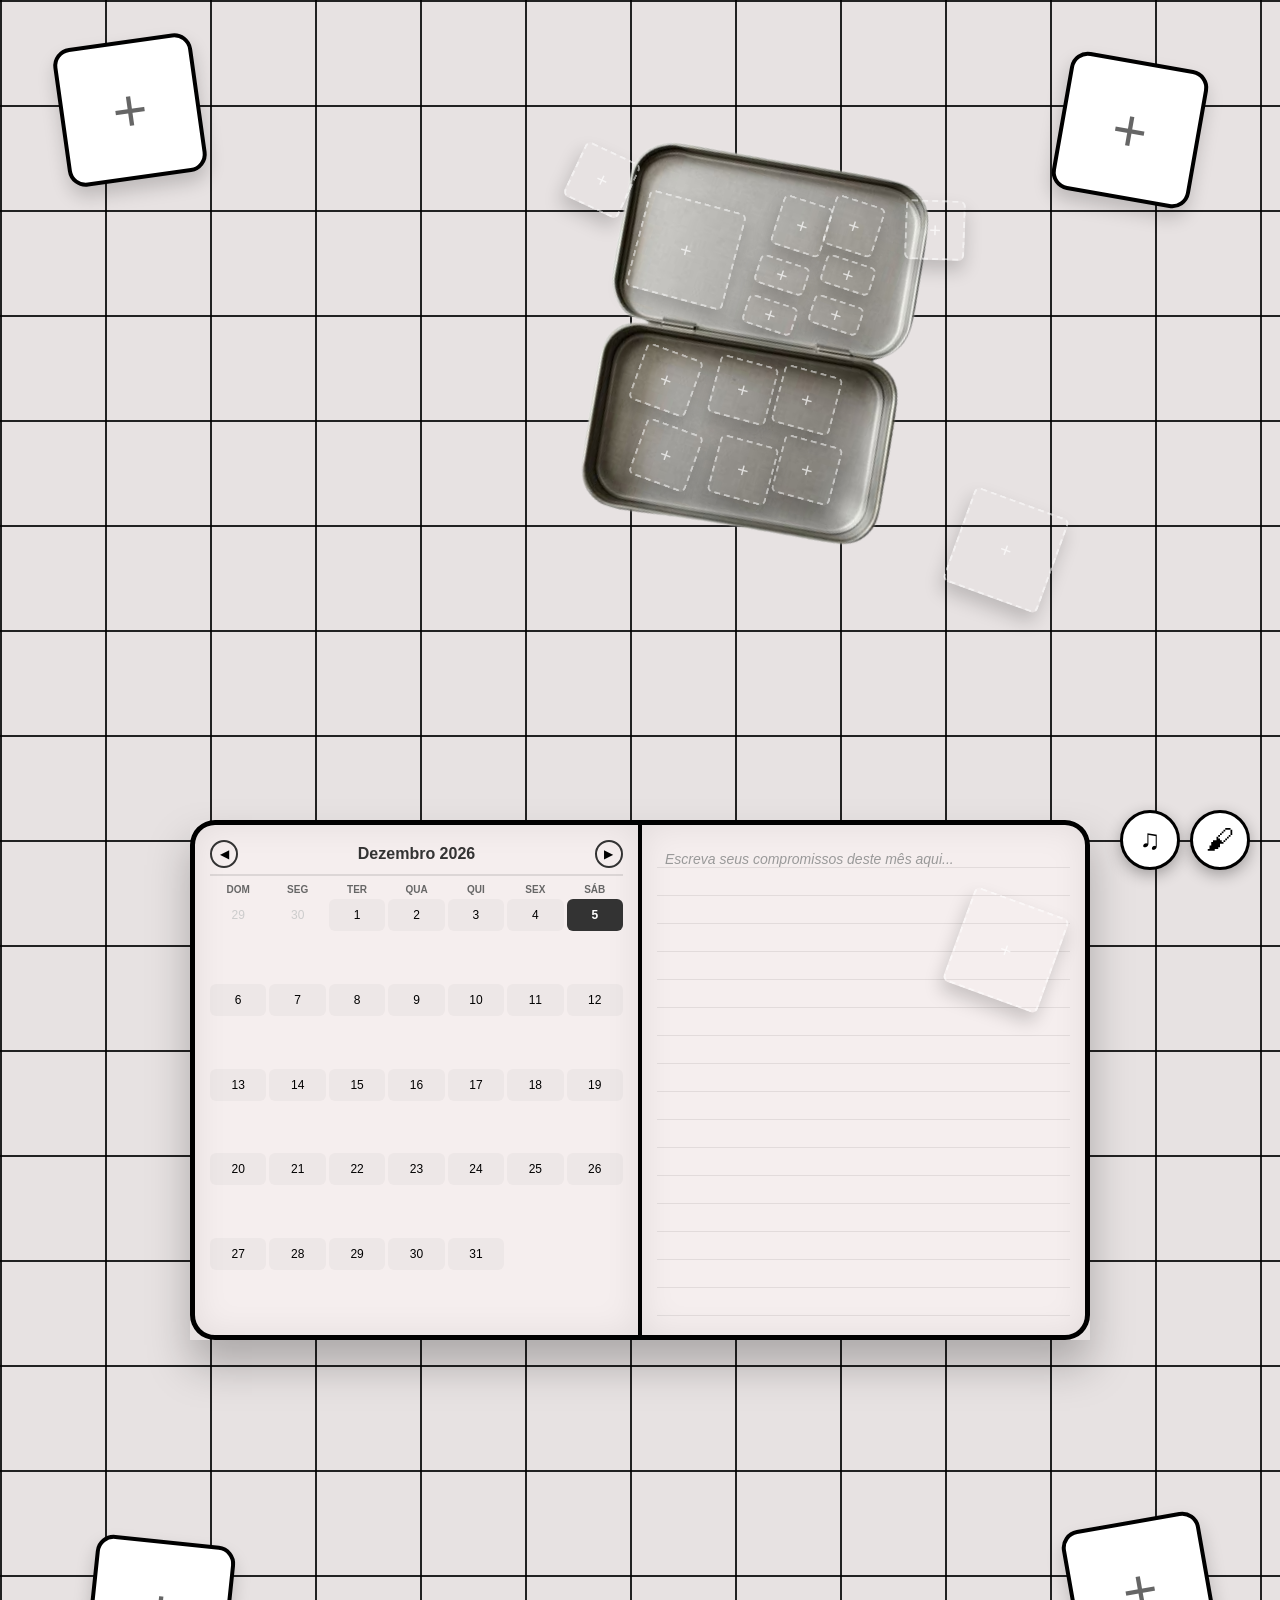
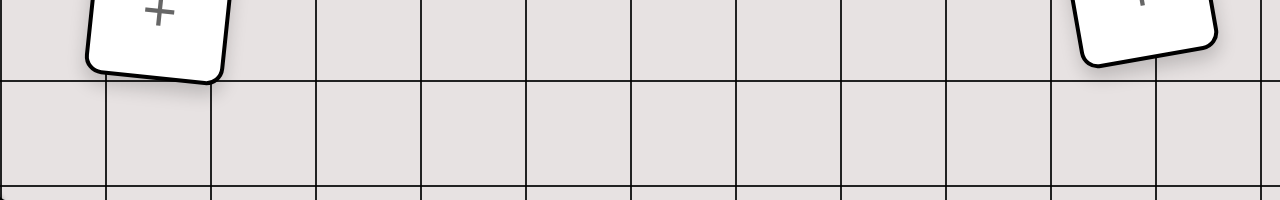
<file: journal.html>
<!DOCTYPE html>
<html lang="pt-br">

<head>
  <meta charset="UTF-8">
  <meta name="viewport" content="width=1400">
  <title>Journal</title>
  <link rel="icon" href="heartlogo.png">
  <link rel="stylesheet" href="journal.css">
   <link rel="stylesheet" href="button.css">
  <base target="_blank">
<base target="_blank">
</head>

<body>

<div class="fundo">

    <!-- FOTOS EXTERNAS -->
    <label class="foto foto1">
        <input type="file" accept="image/*">
        <img alt="">
        <span>+</span>
    </label>

    <label class="foto foto2">
        <input type="file" accept="image/*">
        <img alt="">
        <span>+</span>
    </label>

    <label class="foto foto3">
        <input type="file" accept="image/*">
        <img alt="">
        <span>+</span>
    </label>

    <label class="foto foto4">
        <input type="file" accept="image/*">
        <img alt="">
        <span>+</span>
    </label>

    <!-- ESTOJO -->
    <div class="estojo">
        <img src="portacoisas.png">
    </div>

    <!-- SLOTS DO ESTOJO -->
    <label class="foto slot slot1"><input type="file" accept="image/*"><img alt=""><span>+</span></label>
    <label class="foto slot slot2"><input type="file" accept="image/*"><img alt=""><span>+</span></label>
    <label class="foto slot slot3"><input type="file" accept="image/*"><img alt=""><span>+</span></label>
    <label class="foto slot slot4"><input type="file" accept="image/*"><img alt=""><span>+</span></label>
    <label class="foto slot slot5"><input type="file" accept="image/*"><img alt=""><span>+</span></label>
    <label class="foto slot slot6"><input type="file" accept="image/*"><img alt=""><span>+</span></label>
    <label class="foto slot slot7"><input type="file" accept="image/*"><img alt=""><span>+</span></label>
    <label class="foto slot slot8"><input type="file" accept="image/*"><img alt=""><span>+</span></label>
    <label class="foto slot slot9"><input type="file" accept="image/*"><img alt=""><span>+</span></label>
    <label class="foto slot slot10"><input type="file" accept="image/*"><img alt=""><span>+</span></label>
    <label class="foto slot slot11"><input type="file" accept="image/*"><img alt=""><span>+</span></label>
    <label class="foto slot slot12"><input type="file" accept="image/*"><img alt=""><span>+</span></label>
    <label class="foto slot slot13"><input type="file" accept="image/*"><img alt=""><span>+</span></label>
    <label class="foto slot slot14"><input type="file" accept="image/*"><img alt=""><span>+</span></label>
    <label class="foto slot slot15"><input type="file" accept="image/*"><img alt=""><span>+</span></label>

    <label class="foto slot slot16"><input type="file" accept="image/*"><img alt=""><span>+</span></label>
    <label class="foto slot slot17"><input type="file" accept="image/*"><img alt=""><span>+</span></label>
    <!-- BOTÃO DE COR -->
    <button class="btn-cor" id="btnCor" title="Mudar cor do caderno">🖌</button>

    <!-- SELETOR DE COR -->
<div class="seletor-cor" id="seletorCor">

    <!-- CORES ANTIGAS -->
    <div class="cor-opcao" style="background:#f5eeee" data-cor="#f5eeee" title="Creme"></div>
    <div class="cor-opcao" style="background:#ffe4e1" data-cor="#ffe4e1" title="Rosa claro"></div>
    <div class="cor-opcao" style="background:#e6f3ff" data-cor="#e6f3ff" title="Azul claro"></div>
    <div class="cor-opcao" style="background:#f0fff0" data-cor="#f0fff0" title="Verde menta"></div>
    <div class="cor-opcao" style="background:#fff8dc" data-cor="#fff8dc" title="Amarelo creme"></div>
    <div class="cor-opcao" style="background:#faf0e6" data-cor="#faf0e6" title="Pêssego"></div>
    <div class="cor-opcao" style="background:#e8d5e8" data-cor="#e8d5e8" title="Lilás"></div>
    <div class="cor-opcao" style="background:#d4edda" data-cor="#d4edda" title="Verde pastel"></div>
    <div class="cor-opcao" style="background:#f8d7da" data-cor="#f8d7da" title="Rosa pastel"></div>
    <div class="cor-opcao" style="background:#d1ecf1" data-cor="#d1ecf1" title="Azul pastel"></div>
    <div class="cor-opcao" style="background:#fff5e6" data-cor="#fff5e6" title="Laranja claro"></div>
    <div class="cor-opcao" style="background:#e2e3e5" data-cor="#e2e3e5" title="Cinza claro"></div>

    <!-- NOVAS CORES -->
    <div class="cor-opcao" style="background:#bdbdbd" data-cor="#bdbdbd" title="Cinza"></div>
    <div class="cor-opcao" style="background:#ff4d4d" data-cor="#ff4d4d" title="Vermelho"></div>
    <div class="cor-opcao" style="background:#ffd1dc" data-cor="#ffd1dc" title="Rosa pastel"></div>
    <div class="cor-opcao" style="background:#ff914d" data-cor="#ff914d" title="Laranja"></div>
    <div class="cor-opcao" style="background:#ffe066" data-cor="#ffe066" title="Amarelo"></div>
    <div class="cor-opcao" style="background:#2ecc71" data-cor="#2ecc71" title="Verde"></div>
    <div class="cor-opcao" style="background:#b9fbc0" data-cor="#b9fbc0" title="Verde claro"></div>
    <div class="cor-opcao" style="background:#4d96ff" data-cor="#4d96ff" title="Azul"></div>
    <div class="cor-opcao" style="background:#a0d8ff" data-cor="#a0d8ff" title="Azul claro"></div>
    <div class="cor-opcao" style="background:#8e44ad" data-cor="#8e44ad" title="Roxo"></div>
    <div class="cor-opcao" style="background:#ff00aa" data-cor="#ff00aa" title="Magenta"></div>
    <div class="cor-opcao" style="background:#c77dff" data-cor="#c77dff" title="Roxo claro"></div>
    <div class="cor-opcao" style="background:#ff1493" data-cor="#ff1493" title="Rosa choque"></div>

    <div class="cor-opcao" style="background:#f3addc" data-cor="#f3addc" title="Rosinha"></div>
    <div class="cor-opcao" style="background:#daaefc" data-cor="#daaefc" title="Roxo opaco"></div>
    <div class="cor-opcao" style="background:#a724e4" data-cor="#a724e4" title="Roxo choque"></div>

</div>

    <!-- BOTÃO DE MÚSICA -->
    <button class="btn-musica" id="btnMusica" title="Minhas músicas">♫</button>

    <!-- PAINEL DE MÚSICA -->
    <div class="painel-musica" id="painelMusica">
        <h3>🎧 Colar link do Spotify</h3>
        <p>Cole o link de uma playlist, álbum ou música:</p>
        <input type="text" id="spotifyLink" placeholder="https://open.spotify.com/playlist/...">
        <button id="btnEmbed">▶ Tocar</button>
        <div id="spotifyPlayer"></div>
    </div>

    <!-- CADERNO -->
    <div class="caderno" id="caderno">
        <!-- PÁGINA ESQUERDA - CALENDÁRIO -->
        <div class="pagina esquerda">
            <div class="calendario-container">
                <div class="calendario-header">
                    <button id="mesAnterior">◀</button>
                    <h2 id="mesAno">Maio 2026</h2>
                    <button id="mesProximo">▶</button>
                </div>
                <div class="calendario-dias-semana">
                    <span>Dom</span><span>Seg</span><span>Ter</span><span>Qua</span><span>Qui</span><span>Sex</span><span>Sáb</span>
                </div>
                <div class="calendario-dias" id="calendarioDias"></div>
            </div>
        </div>
        <!-- PÁGINA DIREITA - ANOTAÇÕES -->
        <div class="pagina direita">
            <div class="anotacoes-container">
              
                <textarea id="anotacoes" placeholder="Escreva seus compromissos deste mês aqui..."></textarea>
            </div>
        </div>
    </div>
<button class="btn-17" onclick="window.location.href='index.html'">
  <span class="text-container">
    <span class="text">Voltar</span>
  </span>
</button>
</div>

<script src="journal.js"></script>
<script src="cursor-stars.js"></script>

</body>
</html>
</file>
<file: journal.css>
/* RESET */

*{
    margin:0;
    padding:0;
    box-sizing:border-box;
}

html,
body{
    width:100%;
    min-height:100vh;
    overflow-x:hidden;
    overflow-y:auto;
}

body{
    background:black;
    font-family:Arial, Helvetica, sans-serif;
}

/* FUNDO QUADRICULADO */

.fundo{
    width:100%;
    min-height:200vh;
    position:relative;
    background-color:#e7e2e2;
    background-image:
    linear-gradient(to right, rgba(0,0,0,0.85) 2px, transparent 2px),
    linear-gradient(to bottom, rgba(0,0,0,0.85) 2px, transparent 2px);
    background-size:105px 105px;
    overflow:hidden;
}

/* ESTOJO PORTA COISINHAS */

.estojo{
    position:absolute;
    width:200px;
    height:200px;
    top:5px;
    left:50%;
    transform: rotate(18deg) scale(1.0);
    transform-origin:center;
    z-index:5;
}

/* CADERNO */

.caderno{
    position:absolute;
    width:900px;
    height:520px;
    left:50%;
    top:60%;
    transform:translate(-50%, -50%);
    display:flex;
    z-index:10;
    box-shadow: 0px 25px 40px rgba(0,0,0,0.25);
}

/* PÁGINAS */

.pagina{
    flex:1;
    background:#f5eeee;
    border:5px solid black;
    position:relative;
    overflow:hidden;
    transition: background 0.3s ease;
    pointer-events: auto;
}

.pagina::after{
    content:"";
    position:absolute;
    inset:0;
    box-shadow: inset 0px 0px 35px rgba(0,0,0,0.08);
    pointer-events:none;
}

.esquerda{
    border-right:2px solid black;
    border-radius:25px 0px 0px 25px;
}

.direita{
    border-left:2px solid black;
    border-radius:0px 25px 25px 0px;
}

/* ============================================
   BOTÃO DE COR - REDONDO NO CANTO
   ============================================ */

.btn-cor {
    position: fixed;
    bottom: 30px;
    right: 30px;
    width: 60px;
    height: 60px;
    border-radius: 50%;
    border: 3px solid black;
    background: white;
    font-size: 28px;
    cursor: pointer;
    z-index: 1000;
    box-shadow: 0 5px 15px rgba(0,0,0,0.3);
    transition: all 0.3s ease;
    display: flex;
    align-items: center;
    justify-content: center;
    padding: 0;
    margin: 0;
}

.btn-cor:hover {
    transform: scale(1.1);
    box-shadow: 0 8px 25px rgba(0,0,0,0.4);
}

/* ============================================
   SELETOR DE COR
   ============================================ */

.seletor-cor {
    position: fixed;
    bottom: 100px;
    right: 30px;
    width: 280px;
    background: white;
    border: 3px solid black;
    border-radius: 15px;
    padding: 15px;
    z-index: 1000;
    box-shadow: 0 10px 30px rgba(0,0,0,0.3);
    display: none;
    flex-wrap: wrap;
    gap: 10px;
    justify-content: center;
}

.seletor-cor.ativo {
    display: flex;
}

.seletor-cor::before {
    content: "Escolha a cor do caderno";
    width: 100%;
    text-align: center;
    font-family: Arial, sans-serif;
    font-size: 14px;
    font-weight: bold;
    margin-bottom: 5px;
    color: #333;
}

.cor-opcao {
    width: 40px;
    height: 40px;
    border-radius: 50%;
    border: 2px solid #ccc;
    cursor: pointer;
    transition: all 0.2s ease;
}

.cor-opcao:hover {
    transform: scale(1.2);
    border-color: black;
    box-shadow: 0 3px 10px rgba(0,0,0,0.2);
}

.cor-opcao.ativa {
    border-color: black;
    border-width: 3px;
    box-shadow: 0 0 0 3px white, 0 0 0 5px black;
}

/* ============================================
   BOTÃO DE MÚSICA - REDONDO NO CANTO
   ============================================ */

.btn-musica {
    position: fixed;
    bottom: 30px;
    right: 100px;
    width: 60px;
    height: 60px;
    border-radius: 50%;
    border: 3px solid black;
    background: white;
    font-size: 28px;
    cursor: pointer;
    z-index: 1000;
    box-shadow: 0 5px 15px rgba(0,0,0,0.3);
    transition: all 0.3s ease;
    display: flex;
    align-items: center;
    justify-content: center;
    padding: 0;
    margin: 0;
}

.btn-musica:hover {
    transform: scale(1.1);
    box-shadow: 0 8px 25px rgba(0,0,0,0.4);
}

/* ============================================
   PAINEL DE MÚSICA - SPOTIFY
   ============================================ */

.painel-musica {
    position: fixed;
    bottom: 100px;
    right: 30px;
    width: 400px;
    background: white;
    border: 3px solid black;
    border-radius: 15px;
    padding: 20px;
    z-index: 1000;
    box-shadow: 0 10px 30px rgba(0,0,0,0.3);
    display: none;
    flex-direction: column;
    gap: 12px;
}

.painel-musica.ativo {
    display: flex;
}

.painel-musica h3 {
    font-family: Arial, sans-serif;
    font-size: 16px;
    color: #333;
    margin: 0;
}

.painel-musica p {
    font-size: 13px;
    color: #666;
    margin: 0;
}

.painel-musica input[type="text"] {
    width: 100%;
    padding: 12px;
    border: 2px solid #ccc;
    border-radius: 8px;
    font-size: 13px;
    font-family: Arial, sans-serif;
    outline: none;
}

.painel-musica input[type="text"]:focus {
    border-color: #1db954;
}

.painel-musica button {
    padding: 12px 20px;
    background: #1db954;
    color: white;
    border: none;
    border-radius: 8px;
    cursor: pointer;
    font-size: 14px;
    font-weight: bold;
    transition: all 0.2s;
    width: 100%;
    font-family: Arial, sans-serif;
}

.painel-musica button:hover {
    background: #1ed760;
    transform: scale(1.02);
}

#spotifyPlayer {
    width: 100%;
    margin-top: 10px;
}

#spotifyPlayer iframe {
    width: 100%;
    height: 352px;
    border: none;
    border-radius: 12px;
    display: block;
}

/* ============================================
   CALENDÁRIO
   ============================================ */

.calendario-container {
    width: 100%;
    height: 100%;
    padding: 15px;
    display: flex;
    flex-direction: column;
    font-family: Arial, sans-serif;
    position: relative;
    z-index: 20;
}

.calendario-header {
    display: flex;
    justify-content: space-between;
    align-items: center;
    margin-bottom: 8px;
    padding-bottom: 6px;
    border-bottom: 2px solid rgba(0,0,0,0.1);
    position: relative;
    z-index: 30;
}

.calendario-header h2 {
    font-size: 16px;
    font-weight: bold;
    color: #333;
    margin: 0;
    font-family: Arial, sans-serif;
}

.calendario-header button {
    background: transparent;
    border: 2px solid #333;
    border-radius: 50%;
    width: 28px;
    height: 28px;
    cursor: pointer;
    font-size: 12px;
    transition: all 0.2s;
    display: flex;
    align-items: center;
    justify-content: center;
    position: relative;
    z-index: 50;
    pointer-events: auto;
}

.calendario-header button:hover {
    background: #333;
    color: white;
}

.calendario-dias-semana {
    display: grid;
    grid-template-columns: repeat(7, 1fr);
    gap: 3px;
    margin-bottom: 4px;
}

.calendario-dias-semana span {
    text-align: center;
    font-size: 10px;
    font-weight: bold;
    color: #666;
    text-transform: uppercase;
}

.calendario-dias {
    display: grid;
    grid-template-columns: repeat(7, 1fr);
    gap: 3px;
    flex: 1;
}

.dia-calendario {
    display: flex;
    align-items: center;
    justify-content: center;
    border-radius: 6px;
    font-size: 12px;
    cursor: pointer;
    transition: all 0.2s;
    border: 2px solid transparent;
    background: rgba(0,0,0,0.03);
    height: 32px;
    position: relative;
    z-index: 20;
    pointer-events: auto;
}

.dia-calendario:hover {
    background: rgba(0,0,0,0.1);
    border-color: #333;
}

.dia-calendario.hoje {
    background: #333;
    color: white;
    font-weight: bold;
}

.dia-calendario.outro-mes {
    color: #ccc;
    background: transparent;
}

.dia-calendario.selecionado {
    background: #1db954;
    color: white;
    font-weight: bold;
    border-color: #1db954;
}

/* ============================================
   ANOTAÇÕES
   ============================================ */

.anotacoes-container {
    width: 100%;
    height: 100%;
    padding: 15px;
    display: flex;
    flex-direction: column;
    font-family: Arial, sans-serif;
    position: relative;
    z-index: 20;
}

.anotacoes-container h2 {
    font-size: 16px;
    font-weight: bold;
    color: #333;
    margin: 0 0 10px 0;
    padding-bottom: 6px;
    border-bottom: 2px solid rgba(0,0,0,0.1);
}

.anotacoes-container textarea {
    flex: 1;
    width: 100%;
    border: none;
    background: transparent;
    font-size: 14px;
    line-height: 1.6;
    color: #333;
    resize: none;
    outline: none;
    font-family: Arial, sans-serif;
    padding: 8px;
    position: relative;
    z-index: 30;
    pointer-events: auto;
    background-image: linear-gradient(to bottom, transparent 95%, rgba(0,0,0,0.08) 95%);
    background-size: 100% 28px;
    background-attachment: local;
}

.anotacoes-container textarea::placeholder {
    color: #999;
    font-style: italic;
}

/* ============================================
   FOTOS (externas + slots do estojo)
   ============================================ */

.foto{
    position:absolute;
    width:140px;
    height:140px;
    background:white;
    border:4px solid black;
    border-radius:18px;
    overflow:hidden;
    cursor:pointer;
    display:flex;
    justify-content:center;
    align-items:center;
    box-shadow: 0px 10px 18px rgba(0,0,0,0.18);
    transition:0.3s;
    z-index:10;
}

.foto:hover{
    transform:scale(1.05) rotate(-2deg);
}

.foto input{
    display:none;
}

.foto img{
    width:100%;
    height:100%;
    object-fit:cover;
    display:none;
}

.foto span{
    font-size:60px;
    color:#666;
}

/* FOTOS EXTERNAS - POSIÇÕES */

.foto1{ top:40px; left:60px; transform:rotate(-8deg); user-select:none; }
.foto2{ top:60px; right:80px; transform:rotate(10deg); user-select:none; }
.foto3{ bottom:120px; left:90px; transform:rotate(6deg); user-select:none; }
.foto4{ bottom:140px; right:70px; transform:rotate(-10deg); user-select:none; }

/* ============================================
   SLOTS DO ESTOJO - SUAS POSIÇÕES EXATAS
   ============================================ */

.foto.slot {
    background: transparent;
    border: 2px dashed rgba(255,255,255,0.5);
    border-radius: 6px;
    z-index: 6;
    overflow: hidden;
}

.foto.slot:hover {
    border-color: rgba(255,255,255,0.9);
    transform: scale(1.05);
}

.foto.slot span {
    font-size: 20px;
    color: rgba(255,255,255,0.7);
}

/* SUAS POSIÇÕES - NÃO ALTERADAS */
.foto.slot1 { width: 52px; height: 52px; top:200px; left: calc(70% - 68px); transform: rotate(18deg); }
.foto.slot2 { width: 52px; height: 52px; top: 200px; left: calc(58% + 34px); transform: rotate(18deg); }
.foto.slot3 { width: 52px; height: 30px; top: 260px; left: calc(63% - 50px); transform: rotate(18deg); }
.foto.slot4 { width: 52px; height: 30px; top: 260px; left: calc(63% + 16px); transform: rotate(18deg); }
.foto.slot5 { width: 52px; height: 30px; top: 300px; left: calc(62% + 16px); transform: rotate(18deg); }
.foto.slot6 { width: 52px; height: 30px; top: 300px; left: calc(62% - 50px); transform: rotate(18deg); }
.foto.slot7 { width: 60px; height: 60px; top:200px; left: calc(76% - 68px); transform: rotate(2deg); }
.foto.slot8 { width: 100px; height: 100px; top:200px; left: calc(55% - 68px); transform: rotate(15deg); }
.foto.slot9 { width: 60px; height: 60px; top:150px; left: calc(50% - 68px); transform: rotate(25deg); }
.foto.slot10 { width: 60px; height: 60px; top:350px; left: calc(55% - 68px); transform: rotate(20deg); }
.foto.slot11 { width: 60px; height: 60px; top:360px; left: calc(61% - 68px); transform: rotate(15deg); }
.foto.slot12 { width: 60px; height: 60px; top:370px; left: calc(66% - 68px); transform: rotate(15deg); }
.foto.slot13 { width: 60px; height: 60px; top:440px; left: calc(66% - 68px); transform: rotate(15deg); }
.foto.slot14 { width: 60px; height: 60px; top:440px; left: calc(61% - 68px); transform: rotate(15deg); }
.foto.slot15 { width: 60px; height: 60px; top:425px; left: calc(55% - 68px); transform: rotate(20deg); }

.foto.slot16 { width: 100px; height: 100px; top:500px; left: calc(80% - 68px); transform: rotate(20deg);z-index: 999; }
.foto.slot17 { width: 100px; height: 100px; top:900px; left: calc(80% - 68px); transform: rotate(20deg);z-index: 999; }

/* ============================================
   ESTADO PNG - SEM BORDA, SEM FUNDO
   ============================================ */

.foto.sem-borda {
    border: none !important;
    background: transparent !important;
    width: auto !important;
    height: auto !important;
    min-width: 50px;
    min-height: 50px;
    box-shadow: none !important;
    border-radius: 0 !important;
}

.foto.sem-borda img {
    display: block !important;
    width: auto !important;
    height: auto !important;
    max-width: 250px;
    max-height: 250px;
    object-fit: contain;
    border-radius: 0;
    pointer-events: auto;
}

.foto.sem-borda span {
    display: none !important;
}

.foto.slot.sem-borda {
    width: auto !important;
    height: auto !important;
}

.foto.slot.sem-borda img {
    max-width: 80px;
    max-height: 80px;
}
.btn-17{
    position:absolute;

    left:50%;
    top: 1005px;

    transform: translateX(-50%);

    z-index:50;
}
/* =========================================
RESPONSIVO IGUAL DESKTOP
SEM ALTERAR POSIÇÕES
========================================= */

@media screen and (max-width:768px){

html,
body{
    margin:0;
    padding:0;

    width:100%;
    overflow-x:auto;
    overflow-y:auto;

    background:#e7e2e2;
}

/* mantém o layout original inteiro */
.fundo{
    width:1400px;
    min-height:1700px;

    position:relative;

    transform:scale(0.28);
    transform-origin:top left;
}

/* faz o body ocupar o tamanho reduzido */
body{
    width:calc(1400px * 0.28);
    min-height:calc(1700px * 0.28);
}

/* evita cortes */
.caderno,
.estojo,
.foto,
.btn-17{
    position:absolute;
}

/* botões flutuantes menores */
.btn-cor,
.btn-musica{
    width:45px;
    height:45px;
    font-size:20px;
}

/* painéis menores */
.seletor-cor{
    width:220px;
    right:10px;
    bottom:80px;
}

.painel-musica{
    width:260px;
    right:10px;
    bottom:80px;
}

/* spotify menor */
#spotifyPlayer iframe{
    height:200px;
    
}

}
.btn-17{
    position:fixed;

    left:50%;
    bottom:25px;

    transform:
    translateX(-50%)
    scale(0.9);

    z-index:999999;
}
</file>
<file: button.css>
/* BOTÃO COMEÇAR */

.btn-17,
.btn-17 *,
.btn-17 :after,
.btn-17 :before,
.btn-17:after,
.btn-17:before{
    border:0 solid;
    box-sizing:border-box;
}

.btn-17{
    margin-top:40px;

    -webkit-tap-highlight-color:transparent;
    -webkit-appearance:button;

    background-color:black;
    background-image:none;

    color:white;

    cursor:pointer;

    font-family:Arial, Helvetica, sans-serif;

    font-size:22px;
    font-weight:900;

    line-height:1.5;

    -webkit-mask-image:-webkit-radial-gradient(white, black);

    padding:0;

    text-transform:uppercase;

    border-radius:999px;

    border-width:2px;

    padding:0.8rem 3rem;

    z-index:0;

    position:relative;

    overflow:hidden;

    transition:0.3s;

    box-shadow:
    0px 0px 15px rgba(255, 255, 255, 0.4);
}

.btn-17 .text-container{
    overflow:hidden;
    position:relative;

    display:block;

    mix-blend-mode:difference;
}

.btn-17 .text{
    display:block;
    position:relative;
}

.btn-17:hover .text{
    animation:move-up-alternate 0.3s forwards;
}

@keyframes move-up-alternate{

    0%{
        transform:translateY(0);
    }

    50%{
        transform:translateY(80%);
    }

    51%{
        transform:translateY(-80%);
    }

    100%{
        transform:translateY(0);
    }
}

.btn-17:after,
.btn-17:before{
    --skew:0.2;

    background:white;

    content:"";

    display:block;

    height:102%;

    left:calc(-50% - 50% * var(--skew));

    pointer-events:none;

    position:absolute;

    top:-104%;

    transform:
    skew(calc(150deg * var(--skew)))
    translateY(var(--progress, 0));

    transition:transform 0.2s ease;

    width:100%;
}

.btn-17:after{
    --progress:0%;

    left:calc(50% + 50% * var(--skew));

    top:102%;

    z-index:-1;
}

.btn-17:hover:before{
    --progress:100%;
}

.btn-17:hover:after{
    --progress:-102%;
}
</file>
